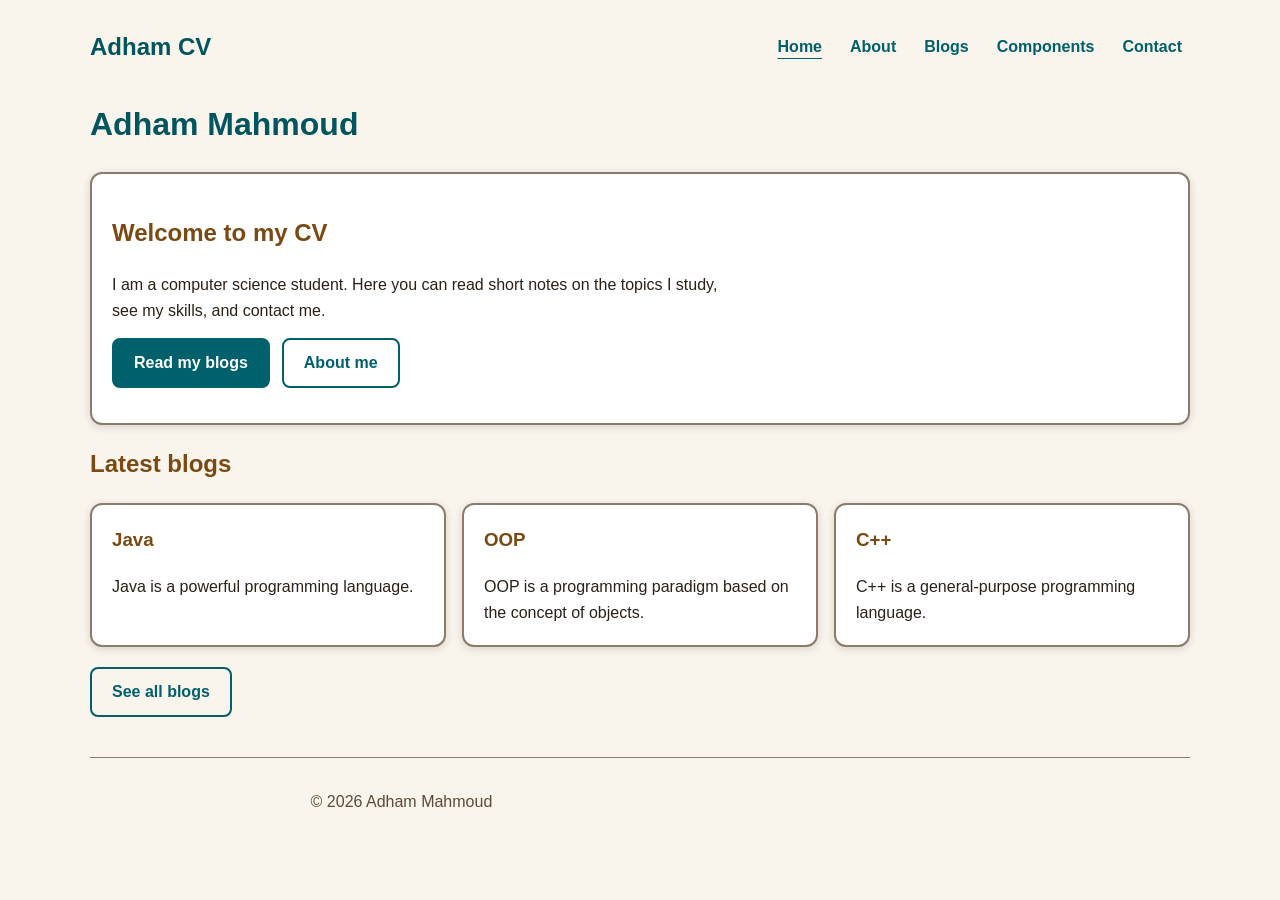
<file: index.html>
<!DOCTYPE html>
<html lang="en">
<head>
  <meta charset="UTF-8">
  <meta name="viewport" content="width=device-width, initial-scale=1">
  <meta name="description" content="Adham Mahmoud - CS student CV website: skills, blogs and contact.">
  <title>Home - Adham CV</title>
  <link rel="stylesheet" href="Stylesheet.css">
</head>
<body>
  <a class="skip-link" href="#main">Skip to main content</a>
  <header class="navbar">
    <a class="logo" href="index.html">Adham CV</a>
    <nav aria-label="Main">
      <ul class="links">
        <li><a href="index.html" aria-current="page">Home</a></li>
        <li><a href="about.html">About</a></li>
        <li><a href="blogs.html">Blogs</a></li>
        <li><a href="components.html">Components</a></li>
        <li><a href="contact.html">Contact</a></li>
      </ul>
    </nav>
  </header>
  <main id="main">
    <h1>Adham Mahmoud</h1>
    <ul class="grid">
      <li class="card full">
        <h2>Welcome to my CV</h2>
        <p>I am a computer science student. Here you can read short notes on the topics I study, see my skills, and contact me.</p>
        <div class="btn-row">
          <a class="btn" href="blogs.html">Read my blogs</a>
          <a class="btn btn-outline" href="about.html">About me</a>
        </div>
      </li>
    </ul>

    <h2>Latest blogs</h2>
    <ul class="grid">
      <li class="card">
        <h3>Java</h3>
        <p>Java is a powerful programming language.</p>
      </li>
      <li class="card">
        <h3>OOP</h3>
        <p>OOP is a programming paradigm based on the concept of objects.</p>
      </li>
      <li class="card">
        <h3>C++</h3>
        <p>C++ is a general-purpose programming language.</p>
      </li>
    </ul>
    <p><a class="btn btn-outline" href="blogs.html">See all blogs</a></p>
  </main>
  <footer>
    <p>&copy; 2026 Adham Mahmoud</p>
  </footer>
</body>
</html>
</file>
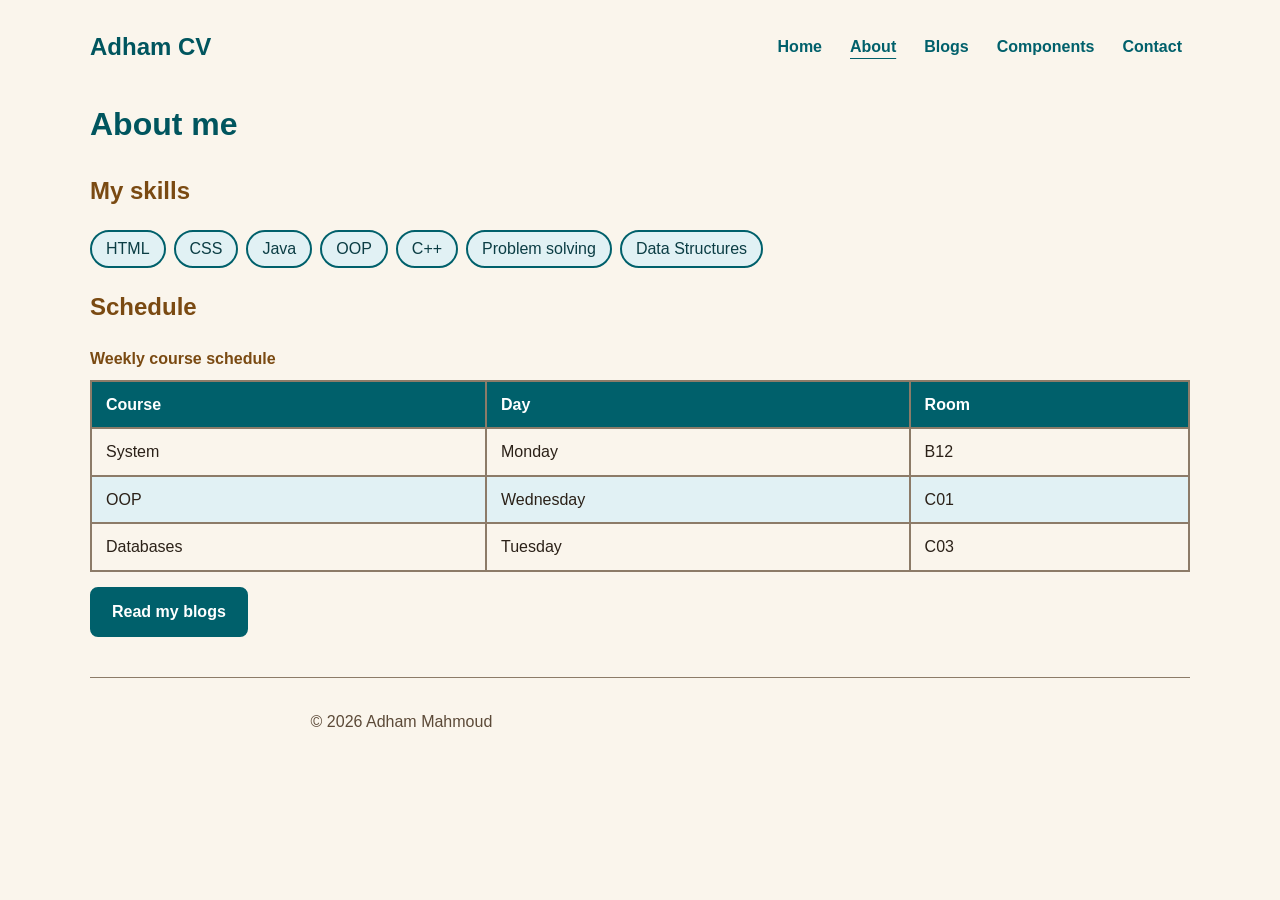
<file: about.html>
<!DOCTYPE html>
<html lang="en">
<head>
  <meta charset="UTF-8">
  <meta name="viewport" content="width=device-width, initial-scale=1">
  <meta name="description" content="Adham Mahmoud - CS student CV website: skills, blogs and contact.">
  <title>About - Adham CV</title>
  <link rel="stylesheet" href="Stylesheet.css">
</head>
<body>
  <a class="skip-link" href="#main">Skip to main content</a>
  <header class="navbar">
    <a class="logo" href="index.html">Adham CV</a>
    <nav aria-label="Main">
      <ul class="links">
        <li><a href="index.html">Home</a></li>
        <li><a href="about.html" aria-current="page">About</a></li>
        <li><a href="blogs.html">Blogs</a></li>
        <li><a href="components.html">Components</a></li>
        <li><a href="contact.html">Contact</a></li>
      </ul>
    </nav>
  </header>
  <main id="main">
    <h1>About me</h1>
    <h2>My skills</h2>
    <ul class="tags">
      <li class="tag">HTML</li>
      <li class="tag">CSS</li>
      <li class="tag">Java</li>
      <li class="tag">OOP</li>
      <li class="tag">C++</li>
      <li class="tag">Problem solving</li>
      <li class="tag">Data Structures</li>
    </ul>

    <h2>Schedule</h2>
    <div class="table-wrap" role="region" aria-label="Course schedule" tabindex="0">
      <table>
        <caption>Weekly course schedule</caption>
        <thead>
          <tr>
            <th scope="col">Course</th>
            <th scope="col">Day</th>
            <th scope="col">Room</th>
          </tr>
        </thead>
        <tbody>
          <tr><td>System</td><td>Monday</td><td>B12</td></tr>
          <tr><td>OOP</td><td>Wednesday</td><td>C01</td></tr>
          <tr><td>Databases</td><td>Tuesday</td><td>C03</td></tr>
        </tbody>
      </table>
    </div>

    <div class="btn-row">
      <a class="btn" href="blogs.html">Read my blogs</a>
    </div>
  </main>
  <footer>
    <p>&copy; 2026 Adham Mahmoud</p>
  </footer>
</body>
</html>
</file>
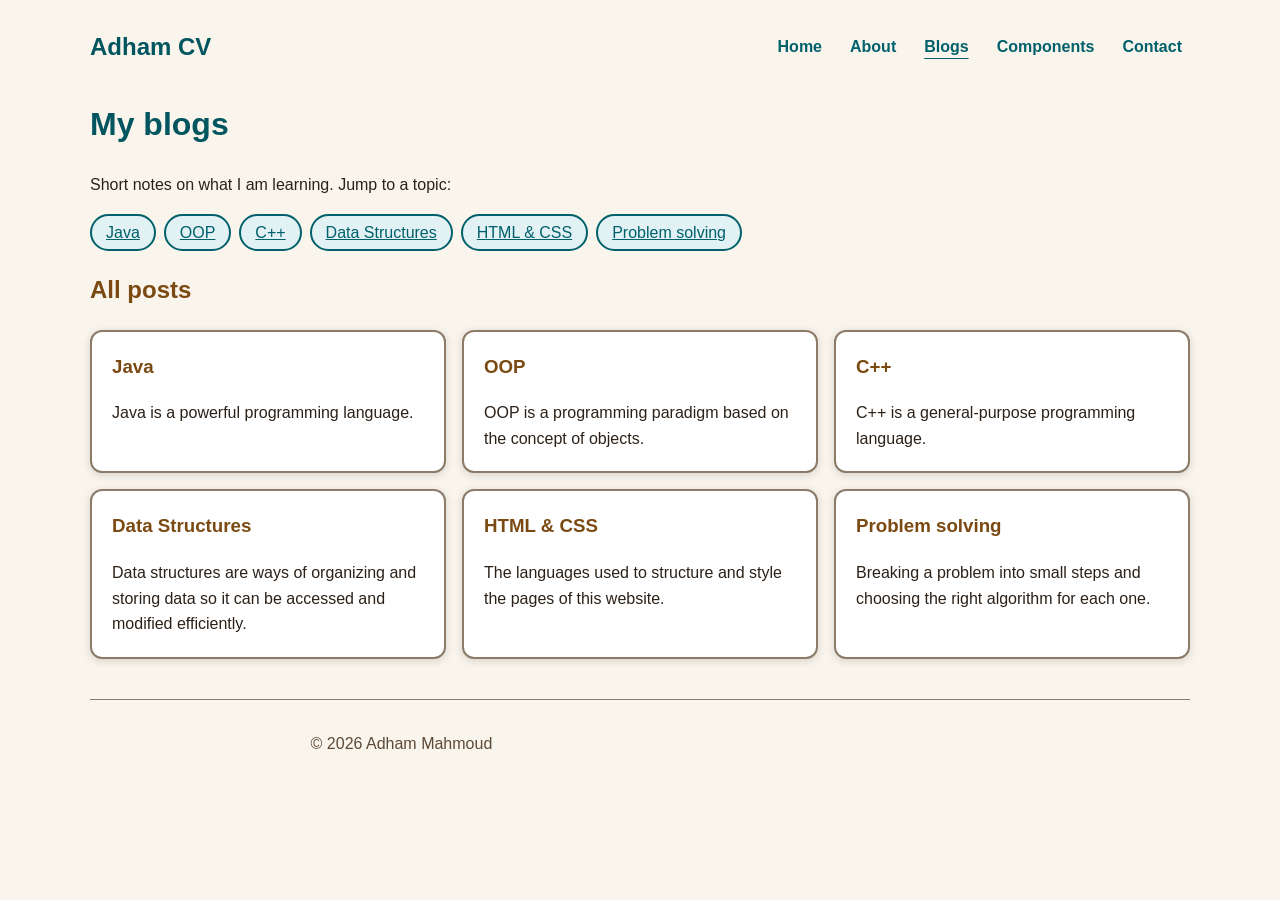
<file: blogs.html>
<!DOCTYPE html>
<html lang="en">
<head>
  <meta charset="UTF-8">
  <meta name="viewport" content="width=device-width, initial-scale=1">
  <meta name="description" content="Adham Mahmoud - CS student CV website: skills, blogs and contact.">
  <title>Blogs - Adham CV</title>
  <link rel="stylesheet" href="Stylesheet.css">
</head>
<body>
  <a class="skip-link" href="#main">Skip to main content</a>
  <header class="navbar">
    <a class="logo" href="index.html">Adham CV</a>
    <nav aria-label="Main">
      <ul class="links">
        <li><a href="index.html">Home</a></li>
        <li><a href="about.html">About</a></li>
        <li><a href="blogs.html" aria-current="page">Blogs</a></li>
        <li><a href="components.html">Components</a></li>
        <li><a href="contact.html">Contact</a></li>
      </ul>
    </nav>
  </header>
  <main id="main">
    <h1>My blogs</h1>
    <p>Short notes on what I am learning. Jump to a topic:</p>
    <ul class="tags">
      <li class="tag"><a href="#java">Java</a></li>
      <li class="tag"><a href="#oop">OOP</a></li>
      <li class="tag"><a href="#cpp">C++</a></li>
      <li class="tag"><a href="#data-structures">Data Structures</a></li>
      <li class="tag"><a href="#html-css">HTML &amp; CSS</a></li>
      <li class="tag"><a href="#problem-solving">Problem solving</a></li>
    </ul>

    <h2>All posts</h2>
    <ul class="grid">
      <li class="card">
        <h3 id="java">Java</h3>
        <p>Java is a powerful programming language.</p>
      </li>
      <li class="card">
        <h3 id="oop">OOP</h3>
        <p>OOP is a programming paradigm based on the concept of objects.</p>
      </li>
      <li class="card">
        <h3 id="cpp">C++</h3>
        <p>C++ is a general-purpose programming language.</p>
      </li>
      <li class="card">
        <h3 id="data-structures">Data Structures</h3>
        <p>Data structures are ways of organizing and storing data so it can be accessed and modified efficiently.</p>
      </li>
      <li class="card">
        <h3 id="html-css">HTML &amp; CSS</h3>
        <p>The languages used to structure and style the pages of this website.</p>
      </li>
      <li class="card">
        <h3 id="problem-solving">Problem solving</h3>
        <p>Breaking a problem into small steps and choosing the right algorithm for each one.</p>
      </li>
    </ul>
  </main>
  <footer>
    <p>&copy; 2026 Adham Mahmoud</p>
  </footer>
</body>
</html>
</file>
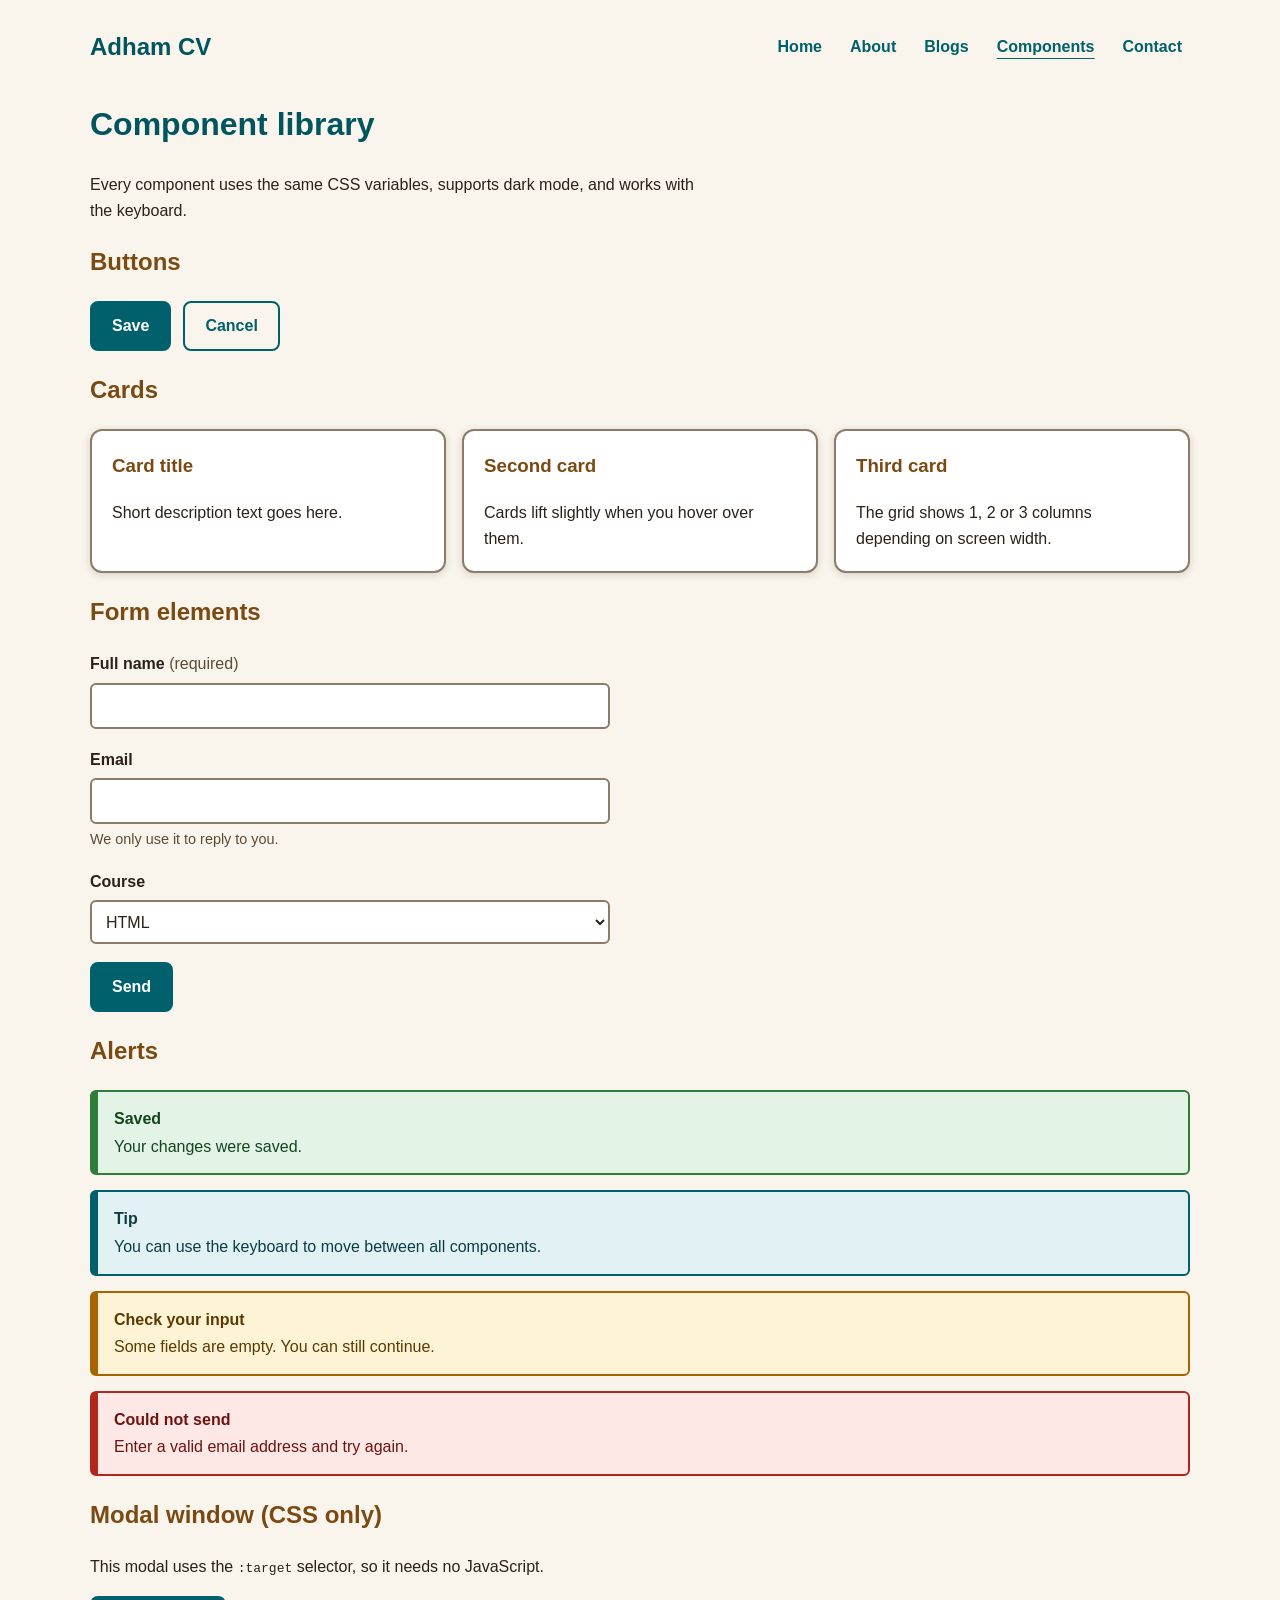
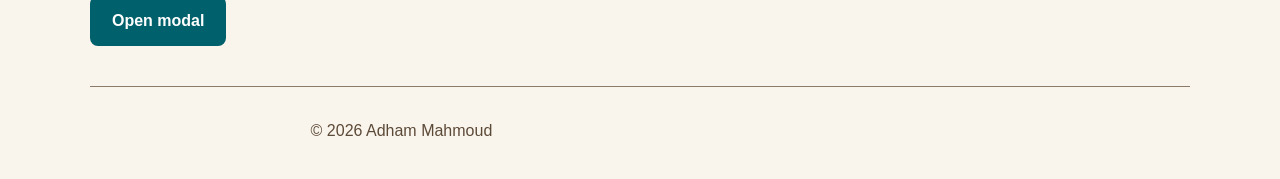
<file: components.html>
<!DOCTYPE html>
<html lang="en">
<head>
  <meta charset="UTF-8">
  <meta name="viewport" content="width=device-width, initial-scale=1">
  <meta name="description" content="Adham Mahmoud - CS student CV website: skills, blogs and contact.">
  <title>Components - Adham CV</title>
  <link rel="stylesheet" href="Stylesheet.css">
</head>
<body>
  <a class="skip-link" href="#main">Skip to main content</a>
  <header class="navbar">
    <a class="logo" href="index.html">Adham CV</a>
    <nav aria-label="Main">
      <ul class="links">
        <li><a href="index.html">Home</a></li>
        <li><a href="about.html">About</a></li>
        <li><a href="blogs.html">Blogs</a></li>
        <li><a href="components.html" aria-current="page">Components</a></li>
        <li><a href="contact.html">Contact</a></li>
      </ul>
    </nav>
  </header>
  <main id="main">
    <h1>Component library</h1>
    <p>Every component uses the same CSS variables, supports dark mode, and works with the keyboard.</p>

    <h2>Buttons</h2>
    <div class="btn-row">
      <button type="button" class="btn">Save</button>
      <button type="button" class="btn btn-outline">Cancel</button>
    </div>

    <h2>Cards</h2>
    <ul class="grid">
      <li class="card">
        <h3>Card title</h3>
        <p>Short description text goes here.</p>
      </li>
      <li class="card">
        <h3>Second card</h3>
        <p>Cards lift slightly when you hover over them.</p>
      </li>
      <li class="card">
        <h3>Third card</h3>
        <p>The grid shows 1, 2 or 3 columns depending on screen width.</p>
      </li>
    </ul>

    <h2>Form elements</h2>
    <form class="form" action="#" method="get">
      <div class="field">
        <label for="demo-name">Full name <span class="required">(required)</span></label>
        <input type="text" id="demo-name" name="name" autocomplete="name" required>
      </div>
      <div class="field">
        <label for="demo-email">Email</label>
        <input type="email" id="demo-email" name="email" autocomplete="email" aria-describedby="demo-email-hint">
        <p class="hint" id="demo-email-hint">We only use it to reply to you.</p>
      </div>
      <div class="field">
        <label for="demo-course">Course</label>
        <select id="demo-course" name="course">
          <option value="html">HTML</option>
          <option value="css">CSS</option>
          <option value="java">Java</option>
          <option value="cpp">C++</option>
        </select>
      </div>
      <button type="submit" class="btn">Send</button>
    </form>

    <h2>Alerts</h2>
    <div class="alert alert-success" role="status">
      <strong>Saved</strong>
      <p>Your changes were saved.</p>
    </div>
    <div class="alert alert-info" role="status">
      <strong>Tip</strong>
      <p>You can use the keyboard to move between all components.</p>
    </div>
    <div class="alert alert-warning" role="status">
      <strong>Check your input</strong>
      <p>Some fields are empty. You can still continue.</p>
    </div>
    <div class="alert alert-error" role="alert">
      <strong>Could not send</strong>
      <p>Enter a valid email address and try again.</p>
    </div>

    <h2>Modal window (CSS only)</h2>
    <p>This modal uses the <code>:target</code> selector, so it needs no JavaScript.</p>
    <a class="btn" href="#demo-modal">Open modal</a>

    <div id="demo-modal" class="overlay" role="dialog" aria-modal="true" aria-labelledby="demo-modal-title">
      <a class="overlay-bg" href="#closed" aria-label="Close dialog"></a>
      <div class="dialog">
        <h2 id="demo-modal-title">Delete this post?</h2>
        <p>This action cannot be undone.</p>
        <div class="btn-row">
          <a class="btn" href="#closed">Delete post</a>
          <a class="btn btn-outline" href="#closed">Keep post</a>
        </div>
      </div>
    </div>
  </main>
  <footer>
    <p>&copy; 2026 Adham Mahmoud</p>
  </footer>
</body>
</html>
</file>
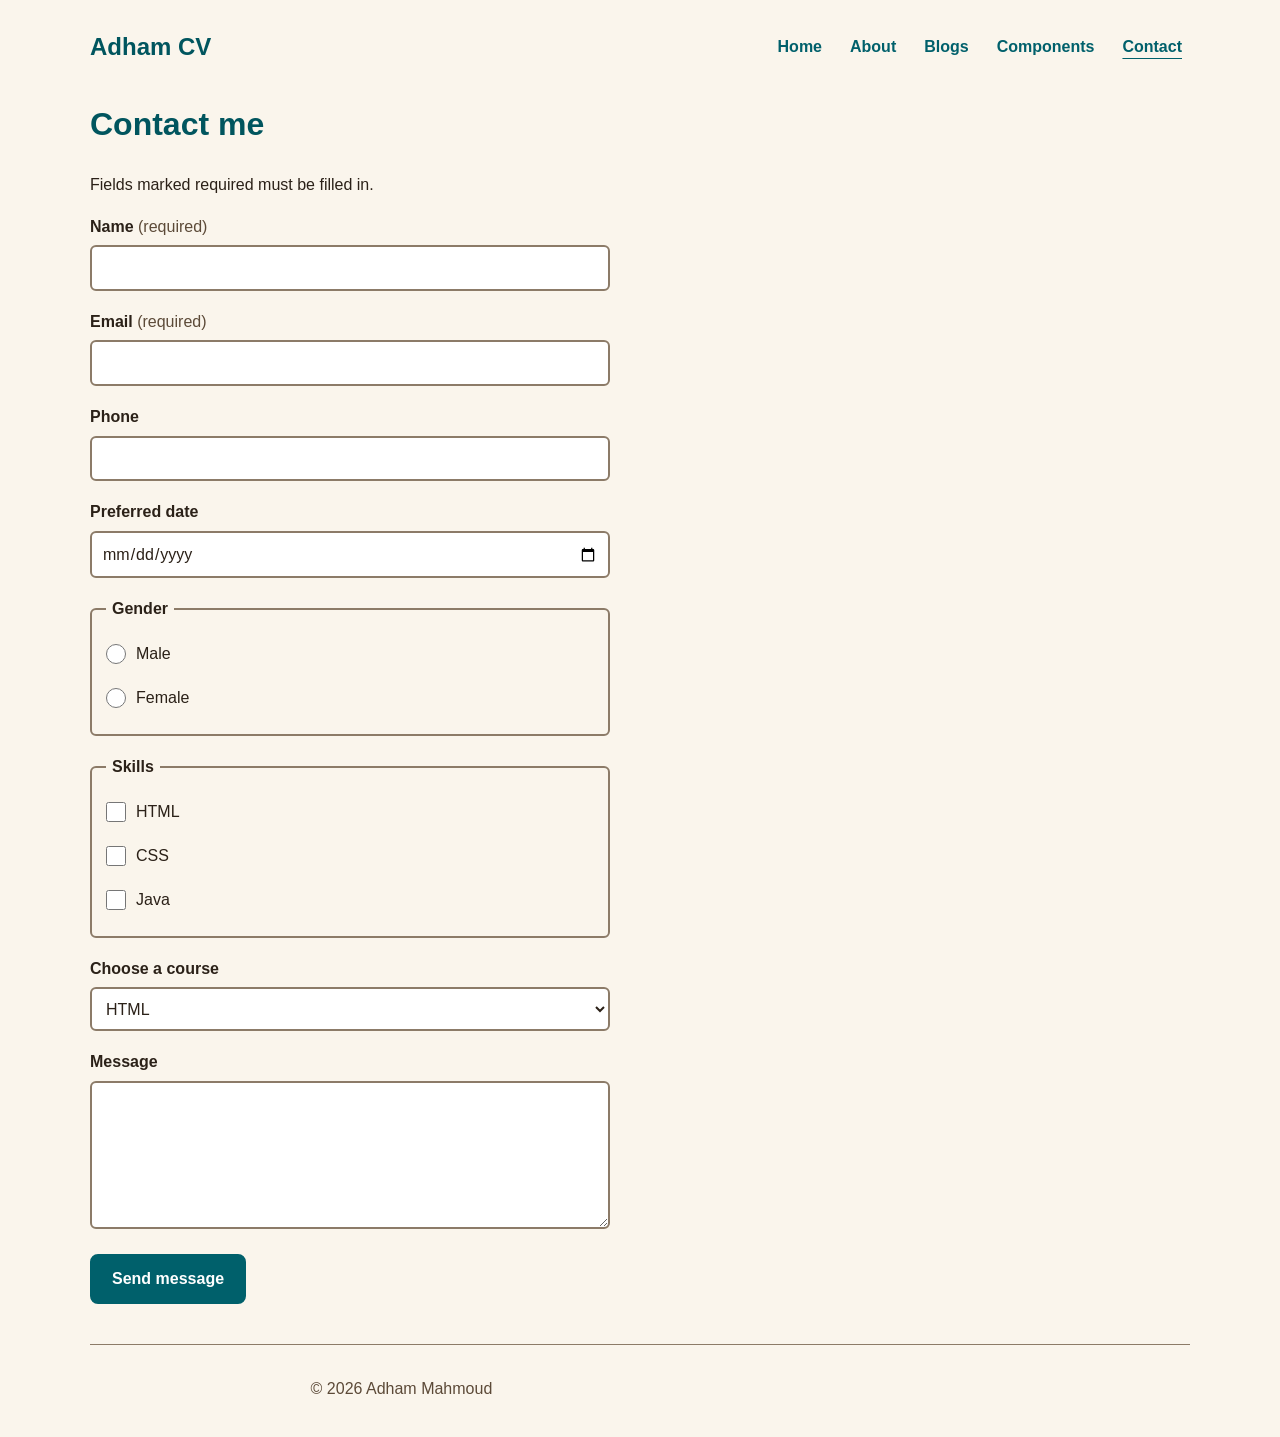
<file: contact.html>
<!DOCTYPE html>
<html lang="en">
<head>
  <meta charset="UTF-8">
  <meta name="viewport" content="width=device-width, initial-scale=1">
  <meta name="description" content="Adham Mahmoud - CS student CV website: skills, blogs and contact.">
  <title>Contact - Adham CV</title>
  <link rel="stylesheet" href="Stylesheet.css">
</head>
<body>
  <a class="skip-link" href="#main">Skip to main content</a>
  <header class="navbar">
    <a class="logo" href="index.html">Adham CV</a>
    <nav aria-label="Main">
      <ul class="links">
        <li><a href="index.html">Home</a></li>
        <li><a href="about.html">About</a></li>
        <li><a href="blogs.html">Blogs</a></li>
        <li><a href="components.html">Components</a></li>
        <li><a href="contact.html" aria-current="page">Contact</a></li>
      </ul>
    </nav>
  </header>
  <main id="main">
    <h1>Contact me</h1>
    <p>Fields marked required must be filled in.</p>
    <form class="form" action="#" method="get">
      <div class="field">
        <label for="name">Name <span class="required">(required)</span></label>
        <input type="text" id="name" name="name" autocomplete="name" required>
      </div>
      <div class="field">
        <label for="email">Email <span class="required">(required)</span></label>
        <input type="email" id="email" name="email" autocomplete="email" required>
      </div>
      <div class="field">
        <label for="phone">Phone</label>
        <input type="tel" id="phone" name="phone" autocomplete="tel">
      </div>
      <div class="field">
        <label for="date">Preferred date</label>
        <input type="date" id="date" name="date">
      </div>

      <fieldset>
        <legend>Gender</legend>
        <div class="choice">
          <input type="radio" id="male" name="gender" value="male">
          <label for="male">Male</label>
        </div>
        <div class="choice">
          <input type="radio" id="female" name="gender" value="female">
          <label for="female">Female</label>
        </div>
      </fieldset>

      <fieldset>
        <legend>Skills</legend>
        <div class="choice">
          <input type="checkbox" id="html" name="skills" value="html">
          <label for="html">HTML</label>
        </div>
        <div class="choice">
          <input type="checkbox" id="css" name="skills" value="css">
          <label for="css">CSS</label>
        </div>
        <div class="choice">
          <input type="checkbox" id="java" name="skills" value="java">
          <label for="java">Java</label>
        </div>
      </fieldset>

      <div class="field">
        <label for="course">Choose a course</label>
        <select id="course" name="course">
          <option value="html">HTML</option>
          <option value="css">CSS</option>
          <option value="java">Java</option>
          <option value="cpp">C++</option>
        </select>
      </div>

      <div class="field">
        <label for="message">Message</label>
        <textarea id="message" name="message" rows="5"></textarea>
      </div>

      <button type="submit" class="btn">Send message</button>
    </form>
  </main>
  <footer>
    <p>&copy; 2026 Adham Mahmoud</p>
  </footer>
</body>
</html>
</file>
<file: Stylesheet.css>
:root {
  color-scheme: light dark;

  --bg: #faf5ec;
  --text: #2b2118;
  --muted: #5c4a38;
  --card: #ffffff;
  --border: #8c7b68;
  --h1: #00555e;
  --heading: #7a4a12;
  --primary: #00606b;
  --on-primary: #ffffff;
  --primary-light: #e1f1f4;
  --row-hover: #cfe6ea;
  --focus: #b35900;
  --overlay: rgba(30, 22, 14, 0.65);
  --shadow: rgba(0, 0, 0, 0.15);

  --radius: 8px;
  --space: 16px;
  --font: Arial, sans-serif;

  --success-bg: #e3f4e6; --success-text: #14451f; --success-border: #2e7d3a;
  --error-bg:   #fde8e6; --error-text:   #6e1410; --error-border:   #b3261e;
  --info-bg:    #e1f1f4; --info-text:    #0b3d44; --info-border:    #00606b;
  --warning-bg: #fff3d6; --warning-text: #593a00; --warning-border: #a86400;
}

/* ---------- 6. Dark mode: redefine the variables only ---------- */
@media (prefers-color-scheme: dark) {
  :root {
    --bg: rgb(59, 46, 33);
    --text: aliceblue;
    --muted: #d8cdbf;
    --card: #4a3a2b;
    --border: #c9b9a5;
    --h1: rgb(0, 255, 255);
    --heading: rgb(255, 220, 150);
    --primary: rgb(0, 255, 255);
    --on-primary: #1d1710;
    --primary-light: #4a3a2b;
    --row-hover: #5a4634;
    --focus: rgb(255, 220, 150);
    --overlay: rgba(0, 0, 0, 0.75);
    --shadow: rgba(0, 0, 0, 0.45);

    --success-bg: #1f3a25; --success-text: #d4f5da; --success-border: #6fcf84;
    --error-bg:   #4a1f1c; --error-text:   #ffd9d5; --error-border:   #ff8a80;
    --info-bg:    #1b3b40; --info-text:    #d2f6fb; --info-border:    #00ffff;
    --warning-bg: #4d3a10; --warning-text: #ffe9b3; --warning-border: #ffc04d;
  }
}

/* ---------- Base ---------- */
*, *::before, *::after { box-sizing: border-box; }

body {
  margin: 0;
  padding: 20px;
  background: var(--bg);
  color: var(--text);
  font-family: var(--font);
  line-height: 1.6;
}

main { max-width: 1100px; margin: 0 auto; }

h1 { color: var(--h1); }
h2, h3 { color: var(--heading); }
a { color: var(--primary); }
p { max-width: 70ch; }

:focus-visible {
  outline: 3px solid var(--focus);
  outline-offset: 3px;
}

.skip-link {
  position: absolute;
  left: 12px;
  top: -60px;
  z-index: 200;
  padding: 10px 16px;
  font-weight: bold;
  color: var(--on-primary);
  background: var(--primary);
  border-radius: var(--radius);
}
.skip-link:focus { top: 12px; }

/* ---------- 1. Flexbox: navbar ---------- */
.navbar {
  max-width: 1100px;
  margin: 0 auto 25px;
  display: flex;
  flex-wrap: wrap;                   /* links drop to a new line on small screens */
  justify-content: space-between;    /* logo left, links right */
  align-items: center;               /* vertically centered */
  gap: 8px 20px;
}

.logo {
  font-size: 1.5rem;
  font-weight: bold;
  text-decoration: none;
  color: var(--h1);
  padding: 8px 0;
}

.links {
  display: flex;
  flex-wrap: wrap;
  gap: 4px 12px;
  margin: 0;
  padding: 0;
  list-style: none;
}

.links a {
  display: inline-block;
  padding: 10px 8px;
  font-weight: bold;
  text-decoration: none;
}

.links a:hover { text-decoration: underline; }

.links a[aria-current="page"] {
  text-decoration: underline;
  text-underline-offset: 6px;
}

/* Flexbox: wrapping tags */
.tags {
  display: flex;
  flex-wrap: wrap;
  gap: 8px;
  margin: 0;
  padding: 0;
  list-style: none;
}

.tag {
  padding: 4px 14px;
  color: var(--info-text);
  background: var(--info-bg);
  border: 2px solid var(--info-border);
  border-radius: 999px;
}

footer {
  max-width: 1100px;
  margin: 40px auto 0;
  padding-top: 15px;
  text-align: center;
  color: var(--muted);
  border-top: 1px solid var(--border);
}

/* ---------- 2 + 3. Grid, mobile-first: 1 / 2 / 3 columns ---------- */
.grid {
  display: grid;
  grid-template-columns: 1fr;                 /* base = mobile */
  gap: var(--space);
  margin: 20px 0;
  padding: 0;
  list-style: none;
}

@media (min-width: 600px) {                   /* tablet and up: 2 columns */
  .grid { grid-template-columns: repeat(2, 1fr); }
}

@media (min-width: 1024px) {                  /* desktop and up: 3 columns */
  .grid { grid-template-columns: repeat(3, 1fr); }
}

.grid .full { grid-column: 1 / -1; }          /* spans the whole row */

/* ---------- 5.2 Cards ---------- */
.card {
  padding: 20px;
  background: var(--card);
  border: 2px solid var(--border);
  border-radius: 12px;
  box-shadow: 0 2px 8px var(--shadow);
  transition: box-shadow 0.2s;
}

.card:hover { box-shadow: 0 8px 20px var(--shadow); }
.card h3 { margin-top: 0; }
.card p { margin-bottom: 0; }

/* ---------- 5.3 Table ---------- */
.table-wrap { overflow-x: auto; margin-top: 15px; }   /* scrolls sideways on small screens */

table { width: 100%; min-width: 380px; border-collapse: collapse; }

caption {
  padding-bottom: 8px;
  text-align: left;
  font-weight: bold;
  color: var(--heading);
}

th, td {
  padding: 10px 14px;
  text-align: left;
  border: 2px solid var(--border);
}

th { background: var(--primary); color: var(--on-primary); }
tbody tr:nth-child(even) { background: var(--primary-light); }   /* zebra rows */
tbody tr:hover { background: var(--row-hover); }

/* ---------- 5.1 Buttons ---------- */
.btn {
  display: inline-block;
  min-height: 44px;
  padding: 10px 20px;
  font: inherit;
  font-weight: bold;
  text-align: center;
  text-decoration: none;
  cursor: pointer;
  color: var(--on-primary);
  background: var(--primary);
  border: 2px solid var(--primary);
  border-radius: var(--radius);
  transition: transform 0.15s, box-shadow 0.15s;
}

.btn:hover { transform: translateY(-2px); box-shadow: 0 4px 10px var(--shadow); }
.btn:active { transform: translateY(0); }

.btn-outline { background: transparent; color: var(--primary); }

.btn-row { display: flex; flex-wrap: wrap; gap: 12px; margin: 15px 0; }

/* ---------- Form elements ---------- */
.form { max-width: 520px; }
.field { margin-bottom: 18px; }

label { display: block; margin-bottom: 6px; font-weight: bold; }
.required { font-weight: normal; color: var(--muted); }
.hint { margin: 4px 0 0; font-size: 0.9rem; color: var(--muted); }

input[type="text"],
input[type="email"],
input[type="tel"],
input[type="date"],
select,
textarea {
  width: 100%;
  min-height: 44px;
  padding: 8px 10px;
  font: inherit;
  color: var(--text);
  background: var(--card);
  border: 2px solid var(--border);
  border-radius: 6px;
}

textarea { resize: vertical; }

fieldset {
  margin: 0 0 18px;
  padding: 10px 14px 14px;
  border: 2px solid var(--border);
  border-radius: 6px;
}

legend { padding: 0 6px; font-weight: bold; }

.choice { display: flex; align-items: center; gap: 10px; min-height: 44px; }
.choice input { width: 20px; height: 20px; margin: 0; }
.choice label { margin: 0; font-weight: normal; }

/* ---------- Alerts ---------- */
.alert {
  margin: 15px 0;
  padding: 14px 16px;
  color: var(--alert-text);
  background: var(--alert-bg);
  border: 2px solid var(--alert-border);
  border-left-width: 8px;
  border-radius: 6px;
}

.alert strong { display: block; margin-bottom: 2px; }
.alert p { margin: 0; }

.alert-success { --alert-bg: var(--success-bg); --alert-text: var(--success-text); --alert-border: var(--success-border); }
.alert-error   { --alert-bg: var(--error-bg);   --alert-text: var(--error-text);   --alert-border: var(--error-border); }
.alert-info    { --alert-bg: var(--info-bg);    --alert-text: var(--info-text);    --alert-border: var(--info-border); }
.alert-warning { --alert-bg: var(--warning-bg); --alert-text: var(--warning-text); --alert-border: var(--warning-border); }

/* ---------- 5.4 Modal: CSS-only with :target ---------- */
.overlay {
  position: fixed;
  inset: 0;                                  /* cover the whole screen */
  z-index: 100;
  display: flex;
  justify-content: center;
  align-items: center;
  padding: 20px;
  opacity: 0;                                /* hidden by default */
  visibility: hidden;                        /* also removes it from keyboard / screen reader order */
  pointer-events: none;
  transition: opacity 0.25s, visibility 0s 0.25s;
}

.overlay:target {                            /* shown when URL = #demo-modal */
  opacity: 1;
  visibility: visible;
  pointer-events: auto;
  transition: opacity 0.25s;
}

.overlay-bg { position: absolute; inset: 0; background: var(--overlay); }

.dialog {
  position: relative;
  width: 100%;
  max-width: 400px;
  max-height: 90vh;
  overflow-y: auto;
  padding: 24px;
  color: var(--text);
  background: var(--card);
  border: 2px solid var(--border);
  border-radius: 12px;
}

.dialog h2 { margin-top: 0; }

/* ---------- Reduced motion ---------- */
@media (prefers-reduced-motion: reduce) {
  * { transition: none !important; animation: none !important; }
}
</file>
